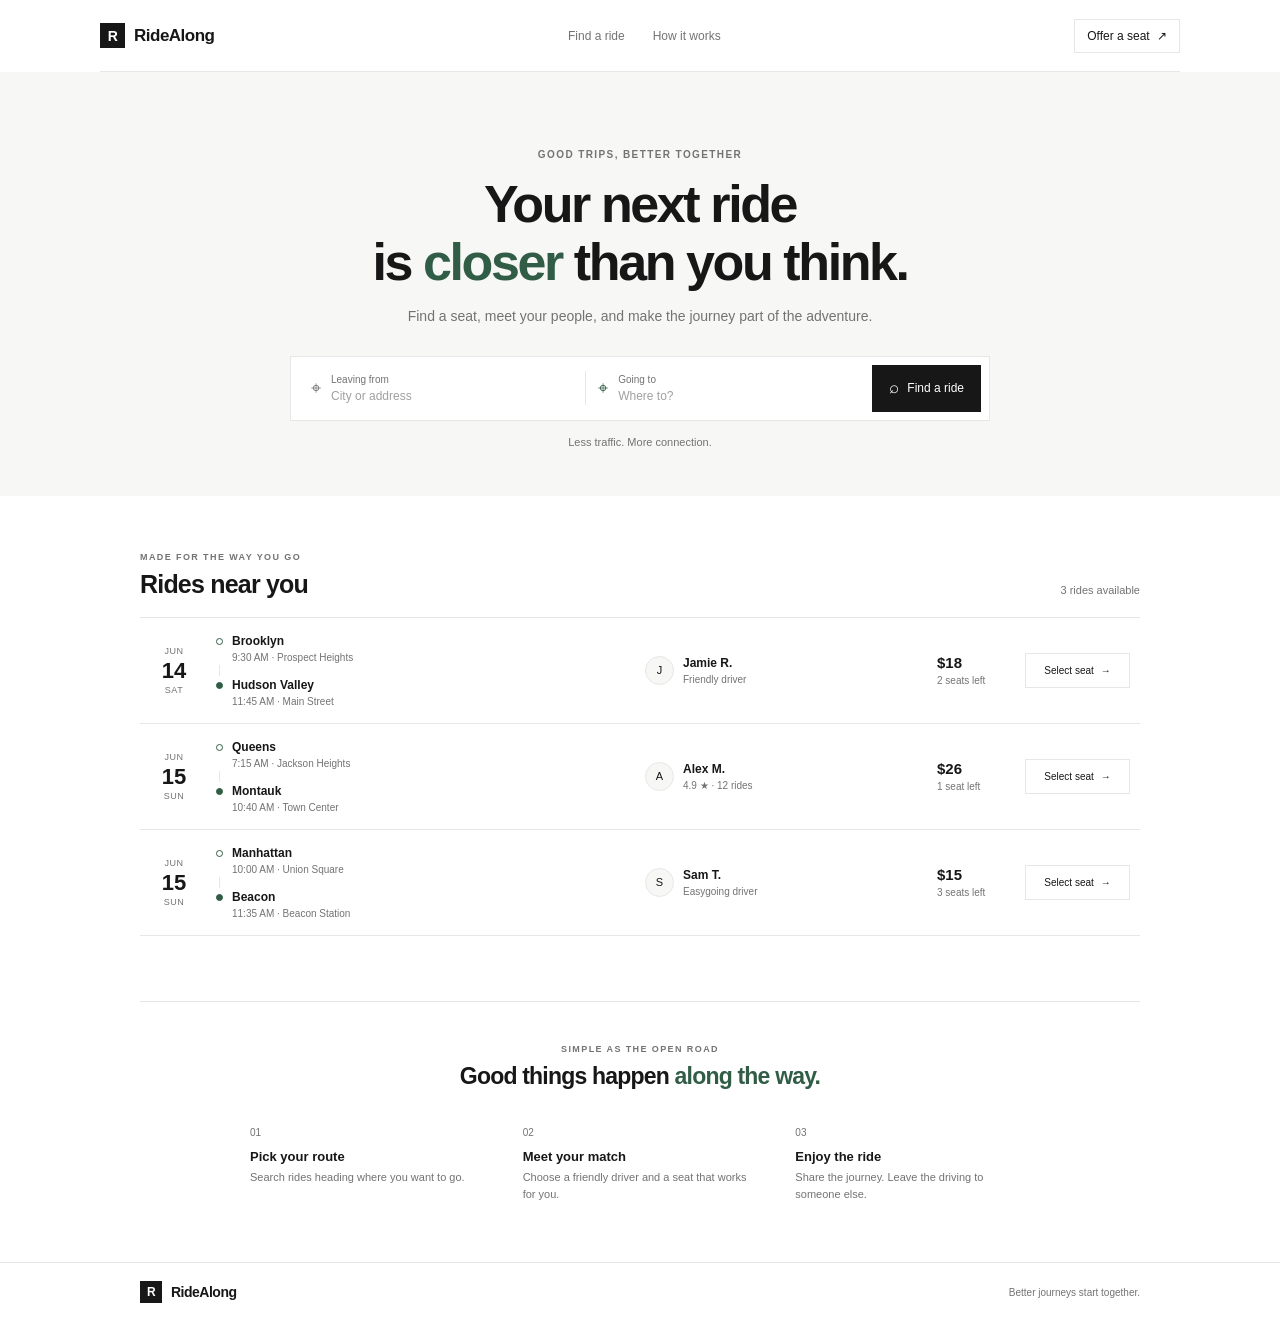
<file: car_seat_sharing/index.html>
<!DOCTYPE html>
<html lang="en">
<head>
  <meta charset="UTF-8">
  <meta name="viewport" content="width=device-width, initial-scale=1.0">
  <meta name="theme-color" content="#ffffff">
  <title>RideAlong — Share the road</title>
  <link rel="stylesheet" href="styles.css">
  <script src="script.js" defer></script>
</head>
<body>
  <header class="site-header">
    <a class="brand" href="#" aria-label="RideAlong home">
      <span class="brand-mark" aria-hidden="true">R</span>
      RideAlong
    </a>
    <nav aria-label="Main navigation">
      <a href="#rides">Find a ride</a>
      <a href="#how-it-works">How it works</a>
    </nav>
    <a class="offer-link" href="#rides">Offer a seat <span aria-hidden="true">↗</span></a>
  </header>

  <main>
    <section class="hero" aria-labelledby="hero-title">
      <div class="hero-copy">
        <p class="eyebrow"><span class="eyebrow-dot"></span> GOOD TRIPS, BETTER TOGETHER</p>
        <h1 id="hero-title">Your next ride<br>is <span>closer</span> than you think.</h1>
        <p class="hero-description">Find a seat, meet your people, and make the journey part of the adventure.</p>
      </div>

      <form class="search-panel" id="ride-search">
        <label class="search-field">
          <span class="field-icon" aria-hidden="true">⌖</span>
          <span class="field-content">
            <span class="field-label">Leaving from</span>
            <input id="from" name="from" type="text" placeholder="City or address" autocomplete="off">
          </span>
        </label>
        <span class="search-divider" aria-hidden="true"></span>
        <label class="search-field">
          <span class="field-icon destination-icon" aria-hidden="true">⌖</span>
          <span class="field-content">
            <span class="field-label">Going to</span>
            <input id="to" name="to" type="text" placeholder="Where to?" autocomplete="off">
          </span>
        </label>
        <button class="search-button" type="submit"><span aria-hidden="true">⌕</span> Find a ride</button>
      </form>

      <div class="hero-note"><span aria-hidden="true">✦</span> Less traffic. More connection.</div>
      <div class="hero-decoration decoration-one" aria-hidden="true"></div>
      <div class="hero-decoration decoration-two" aria-hidden="true"></div>
    </section>

    <section class="rides-section" id="rides" aria-labelledby="rides-title">
      <div class="section-heading">
        <div>
          <p class="eyebrow">MADE FOR THE WAY YOU GO</p>
          <h2 id="rides-title">Rides near you</h2>
        </div>
        <p class="ride-count" id="ride-count" aria-live="polite">3 rides available</p>
      </div>

      <div class="ride-list" id="ride-list">
        <article class="ride-card" data-from="Brooklyn, New York" data-to="Hudson Valley, New York">
          <div class="ride-date"><span class="date-month">JUN</span><span class="date-day">14</span><span class="date-weekday">SAT</span></div>
          <div class="ride-route">
            <div class="route-point"><span class="route-dot"></span><div><strong>Brooklyn</strong><span>9:30 AM · Prospect Heights</span></div></div>
            <div class="route-line"></div>
            <div class="route-point"><span class="route-dot end-dot"></span><div><strong>Hudson Valley</strong><span>11:45 AM · Main Street</span></div></div>
          </div>
          <div class="ride-driver"><span class="avatar avatar-peach">J</span><span><strong>Jamie R.</strong><small>Friendly driver</small></span></div>
          <div class="ride-seats"><strong>$18</strong><span>2 seats left</span></div>
          <button class="seat-button" type="button" aria-label="Select a seat on the ride to Hudson Valley">Select seat <span aria-hidden="true">→</span></button>
        </article>

        <article class="ride-card" data-from="Queens, New York" data-to="Montauk, New York">
          <div class="ride-date"><span class="date-month">JUN</span><span class="date-day">15</span><span class="date-weekday">SUN</span></div>
          <div class="ride-route">
            <div class="route-point"><span class="route-dot"></span><div><strong>Queens</strong><span>7:15 AM · Jackson Heights</span></div></div>
            <div class="route-line"></div>
            <div class="route-point"><span class="route-dot end-dot"></span><div><strong>Montauk</strong><span>10:40 AM · Town Center</span></div></div>
          </div>
          <div class="ride-driver"><span class="avatar avatar-lavender">A</span><span><strong>Alex M.</strong><small>4.9 ★ · 12 rides</small></span></div>
          <div class="ride-seats"><strong>$26</strong><span>1 seat left</span></div>
          <button class="seat-button" type="button" aria-label="Select a seat on the ride to Montauk">Select seat <span aria-hidden="true">→</span></button>
        </article>

        <article class="ride-card" data-from="Manhattan, New York" data-to="Beacon, New York">
          <div class="ride-date"><span class="date-month">JUN</span><span class="date-day">15</span><span class="date-weekday">SUN</span></div>
          <div class="ride-route">
            <div class="route-point"><span class="route-dot"></span><div><strong>Manhattan</strong><span>10:00 AM · Union Square</span></div></div>
            <div class="route-line"></div>
            <div class="route-point"><span class="route-dot end-dot"></span><div><strong>Beacon</strong><span>11:35 AM · Beacon Station</span></div></div>
          </div>
          <div class="ride-driver"><span class="avatar avatar-mint">S</span><span><strong>Sam T.</strong><small>Easygoing driver</small></span></div>
          <div class="ride-seats"><strong>$15</strong><span>3 seats left</span></div>
          <button class="seat-button" type="button" aria-label="Select a seat on the ride to Beacon">Select seat <span aria-hidden="true">→</span></button>
        </article>
      </div>
      <p class="empty-state" id="empty-state" hidden>No rides match that route. Try another city.</p>
    </section>

    <section class="how-section" id="how-it-works" aria-labelledby="how-title">
      <p class="eyebrow">SIMPLE AS THE OPEN ROAD</p>
      <h2 id="how-title">Good things happen <span>along the way.</span></h2>
      <div class="steps">
        <div class="step"><span class="step-number">01</span><h3>Pick your route</h3><p>Search rides heading where you want to go.</p></div>
        <div class="step"><span class="step-number">02</span><h3>Meet your match</h3><p>Choose a friendly driver and a seat that works for you.</p></div>
        <div class="step"><span class="step-number">03</span><h3>Enjoy the ride</h3><p>Share the journey. Leave the driving to someone else.</p></div>
      </div>
    </section>
  </main>

  <footer><a class="brand footer-brand" href="#"><span class="brand-mark" aria-hidden="true">R</span> RideAlong</a><span>Better journeys start together.</span></footer>
  <div class="toast" id="toast" role="status" aria-live="polite"></div>
</body>
</html>
</file>
<file: car_seat_sharing/styles.css>
:root {
  color-scheme: light;
  --ink: #171717;
  --muted: #737373;
  --line: #e7e7e7;
  --soft: #f7f7f5;
  --accent: #315d46;
  font-family: Arial, Helvetica, sans-serif;
  font-synthesis: none;
  text-rendering: optimizeLegibility;
}

* { box-sizing: border-box; }
html { scroll-behavior: smooth; }
body { margin: 0; background: #fff; color: var(--ink); }
a { color: inherit; text-decoration: none; }
button, input { font: inherit; }
button:focus-visible, a:focus-visible, input:focus-visible { outline: 2px solid var(--accent); outline-offset: 3px; }
[hidden] { display: none !important; }

.site-header {
  width: min(1080px, calc(100% - 48px));
  height: 72px;
  margin: 0 auto;
  display: flex;
  align-items: center;
  justify-content: space-between;
  border-bottom: 1px solid var(--line);
}
.brand { display: inline-flex; align-items: center; gap: 9px; font-size: 17px; font-weight: 700; letter-spacing: -.5px; }
.brand-mark { width: 25px; height: 25px; display: grid; place-items: center; background: var(--ink); color: #fff; font-size: 14px; }
nav { display: flex; gap: 28px; }
nav a, .offer-link { font-size: 12px; }
nav a { color: var(--muted); }
nav a:hover, .offer-link:hover { color: var(--accent); }
.offer-link { padding: 9px 12px; border: 1px solid var(--line); }
.offer-link span { margin-left: 4px; }

.hero { padding: 77px 24px 48px; background: var(--soft); text-align: center; }
.hero-copy, .search-panel, .hero-note { position: relative; }
.eyebrow { margin: 0 0 15px; color: var(--muted); font-size: 10px; font-weight: 600; letter-spacing: 1.4px; }
.eyebrow-dot { display: none; }
h1, h2, h3, p { margin-top: 0; }
h1 { margin-bottom: 14px; font-size: clamp(36px, 5vw, 52px); font-weight: 600; line-height: 1.12; letter-spacing: -2.4px; }
h1 span, .how-section h2 span { color: var(--accent); }
.hero-description { margin-bottom: 28px; color: var(--muted); font-size: 14px; line-height: 1.6; }
.search-panel { display: flex; align-items: center; width: min(700px, 100%); min-height: 65px; margin: 0 auto; padding: 8px; border: 1px solid var(--line); background: white; text-align: left; }
.search-field { display: flex; flex: 1; align-items: center; gap: 10px; min-width: 0; padding: 0 12px; }
.field-icon { color: var(--muted); font-size: 18px; }
.destination-icon { color: var(--accent); }
.field-content { display: flex; min-width: 0; flex-direction: column; gap: 4px; }
.field-label { color: var(--muted); font-size: 10px; }
.search-field input { width: 100%; min-width: 0; padding: 0; border: 0; outline: 0; background: transparent; color: var(--ink); font-size: 12px; }
.search-field input::placeholder { color: #a0a0a0; }
.search-field:focus-within .field-label { color: var(--accent); }
.search-divider { width: 1px; height: 34px; background: var(--line); }
.search-button { display: flex; align-items: center; justify-content: center; gap: 8px; min-height: 47px; padding: 0 17px; border: 0; background: var(--ink); color: #fff; cursor: pointer; font-size: 12px; }
.search-button:hover { background: #383838; }
.search-button span { font-size: 17px; }
.hero-note { margin: 15px 0 0; color: var(--muted); font-size: 11px; }
.hero-note span, .hero-decoration { display: none; }

.rides-section, .how-section { width: min(1000px, calc(100% - 48px)); margin: 0 auto; }
.rides-section { padding: 56px 0 65px; }
.section-heading { display: flex; align-items: end; justify-content: space-between; margin-bottom: 18px; }
.section-heading .eyebrow { margin-bottom: 8px; font-size: 9px; }
h2 { margin-bottom: 0; font-size: 25px; font-weight: 600; letter-spacing: -.8px; }
.ride-count { margin: 0 0 3px; color: var(--muted); font-size: 11px; }
.ride-list { border-top: 1px solid var(--line); }
.ride-card { display: grid; grid-template-columns: 48px minmax(200px, 1.5fr) minmax(120px, 1fr) 70px 105px; align-items: center; gap: 18px; min-height: 101px; padding: 16px 10px; border-bottom: 1px solid var(--line); }
.ride-date { display: flex; flex-direction: column; align-items: center; gap: 2px; }
.date-month, .date-weekday { color: var(--muted); font-size: 9px; letter-spacing: .5px; }
.date-day { font-size: 22px; font-weight: 600; line-height: 1.15; }
.route-point { display: flex; align-items: flex-start; gap: 9px; }
.route-dot { flex: 0 0 auto; width: 7px; height: 7px; margin-top: 4px; border: 1px solid var(--accent); border-radius: 50%; }
.end-dot { background: var(--accent); }
.route-point div, .ride-driver > span:last-child { display: flex; flex-direction: column; gap: 4px; }
.route-point strong, .ride-driver strong { font-size: 12px; font-weight: 600; }
.route-point span:not(.route-dot), .ride-driver small, .ride-seats span { color: var(--muted); font-size: 10px; }
.route-line { height: 11px; margin: 2px 0 2px 3px; border-left: 1px solid var(--line); }
.ride-driver { display: flex; align-items: center; gap: 9px; }
.avatar { width: 29px; height: 29px; display: grid; place-items: center; border: 1px solid var(--line); border-radius: 50%; color: var(--ink); font-size: 11px; }
.avatar-peach, .avatar-lavender, .avatar-mint { background: #f7f7f5; }
.ride-seats { display: flex; flex-direction: column; gap: 4px; }
.ride-seats strong { font-size: 15px; font-weight: 600; }
.seat-button { min-height: 35px; padding: 0 9px; border: 1px solid var(--line); background: #fff; color: var(--ink); cursor: pointer; font-size: 10px; white-space: nowrap; }
.seat-button:hover, .seat-button.is-selected { border-color: var(--accent); color: var(--accent); }
.seat-button span { margin-left: 4px; }
.empty-state { padding: 24px; border: 1px solid var(--line); color: var(--muted); text-align: center; font-size: 12px; }

.how-section { padding: 42px 0 58px; border-top: 1px solid var(--line); text-align: center; }
.how-section .eyebrow { margin-bottom: 9px; font-size: 9px; }
.how-section h2 { font-size: 23px; }
.steps { display: grid; grid-template-columns: repeat(3, 1fr); gap: 38px; max-width: 780px; margin: 32px auto 0; text-align: left; }
.step-number { color: var(--muted); font-size: 10px; }
.step h3 { margin: 9px 0 5px; font-size: 13px; font-weight: 600; }
.step p { margin: 0; color: var(--muted); font-size: 11px; line-height: 1.6; }
footer { display: flex; align-items: center; justify-content: space-between; padding: 18px max(24px, calc((100% - 1000px) / 2)); border-top: 1px solid var(--line); color: var(--muted); font-size: 10px; }
.footer-brand { color: var(--ink); font-size: 14px; }
.footer-brand .brand-mark { width: 22px; height: 22px; font-size: 12px; }
.toast { position: fixed; right: 20px; bottom: 20px; z-index: 3; max-width: calc(100% - 40px); padding: 12px 15px; transform: translateY(8px); background: var(--ink); color: #fff; opacity: 0; pointer-events: none; font-size: 11px; transition: opacity .2s, transform .2s; }
.toast.is-visible { transform: translateY(0); opacity: 1; }

@media (max-width: 760px) {
  .site-header { width: calc(100% - 32px); height: 64px; }
  nav { gap: 15px; }
  nav a, .offer-link { font-size: 11px; }
  .offer-link { padding: 8px; }
  .hero { padding: 58px 16px 35px; }
  .hero-description { max-width: 360px; margin-right: auto; margin-left: auto; }
  .search-panel { flex-wrap: wrap; gap: 8px; }
  .search-field { flex-basis: calc(50% - 4px); padding: 0 5px; }
  .search-divider { display: none; }
  .search-button { width: 100%; min-height: 43px; }
  .rides-section, .how-section { width: calc(100% - 32px); }
  .rides-section { padding: 42px 0 48px; }
  .ride-card { grid-template-columns: 42px minmax(0, 1fr) auto; gap: 12px; padding: 15px 5px; }
  .ride-driver { grid-column: 2; }
  .ride-seats { grid-column: 3; grid-row: 1; align-items: end; }
  .seat-button { grid-column: 2 / 4; width: 100%; }
}
@media (max-width: 480px) {
  nav a:nth-child(2) { display: none; }
  h1 { letter-spacing: -1.6px; }
  .section-heading { align-items: start; gap: 8px; }
  .ride-count { padding-top: 18px; white-space: nowrap; font-size: 10px; }
  .steps { grid-template-columns: 1fr; gap: 19px; max-width: 310px; }
  .step { display: grid; grid-template-columns: 27px 1fr; column-gap: 8px; }
  .step-number { grid-row: span 2; padding-top: 2px; }
  .step h3 { margin: 0 0 3px; }
  footer { gap: 12px; }
}
@media (prefers-reduced-motion: reduce) {
  *, *::before, *::after { scroll-behavior: auto !important; transition-duration: .01ms !important; }
}
</file>
